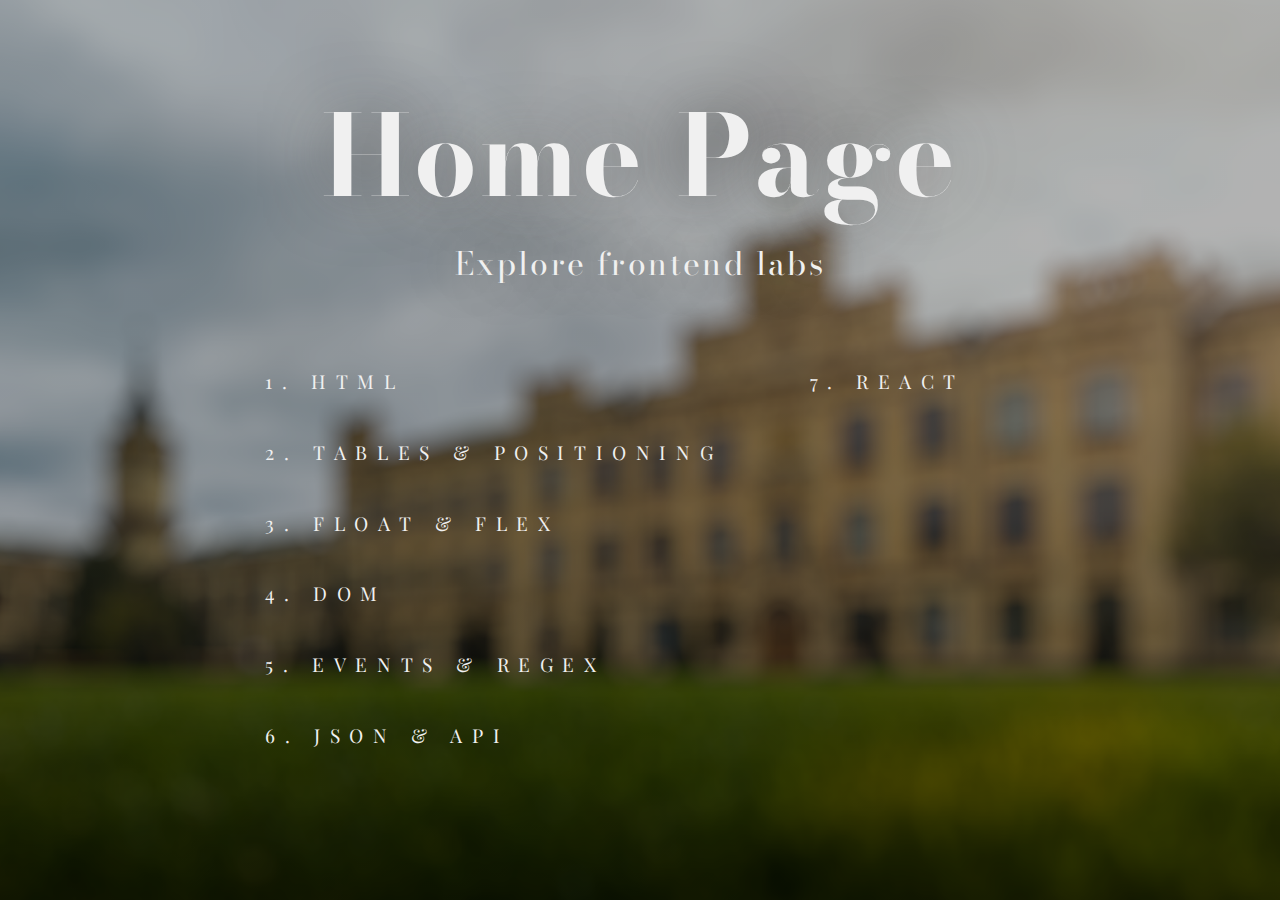
<file: index.html>
<!DOCTYPE html>
<html lang="en">

<head>
    <link rel="stylesheet" href="assets/styles.css">

    <link rel="preconnect" href="https://fonts.googleapis.com">
    <link rel="preconnect" href="https://fonts.gstatic.com" crossorigin>
    <link
        href="https://fonts.googleapis.com/css2?family=Bodoni+Moda:ital,opsz,wght@0,6..96,400..900;1,6..96,400..900&family=Playfair+Display:ital,wght@0,400..900;1,400..900&display=swap"
        rel="stylesheet">

    <meta charset="UTF-8">
    <meta name="viewport" content="width=device-width, initial-scale=1.0">
    <meta name="author" content="smoklien">
    <meta http-equiv="X-UA-Compatible" content="ie=edge">

    <title>Home Page</title>
</head>

<body>
    <div class="background-image"></div>
    <div class="main-text">
        <h1>Home Page</h1>
        <p>Explore frontend labs</p>
    </div>

    <div class="button-container">
        <div class="button from-left" onclick="navigateTo('lab-1/index.html')">1. HTML</div>
        <div class="button from-left" onclick="navigateTo('lab-2/index.html')">2. Tables & Positioning</div>
        <div class="button from-left" onclick="navigateTo('lab-3/index.html')">3. Float & Flex</div>
        <div class="button from-left" onclick="navigateTo('lab-4/index.html')">4. DOM</div>
        <div class="button from-left" onclick="navigateTo('lab-5/index.html')">5. Events & RegEx</div>
        <div class="button from-left" onclick="navigateTo('lab-6/index.html')">6. JSON & API</div>
        <div class="button from-left" onclick="navigateTo('https://react-app-lab-7.netlify.app/')">7. React</div>
    </div>

    <script src="assets/script.js"></script>
</body>

</html>
</file>
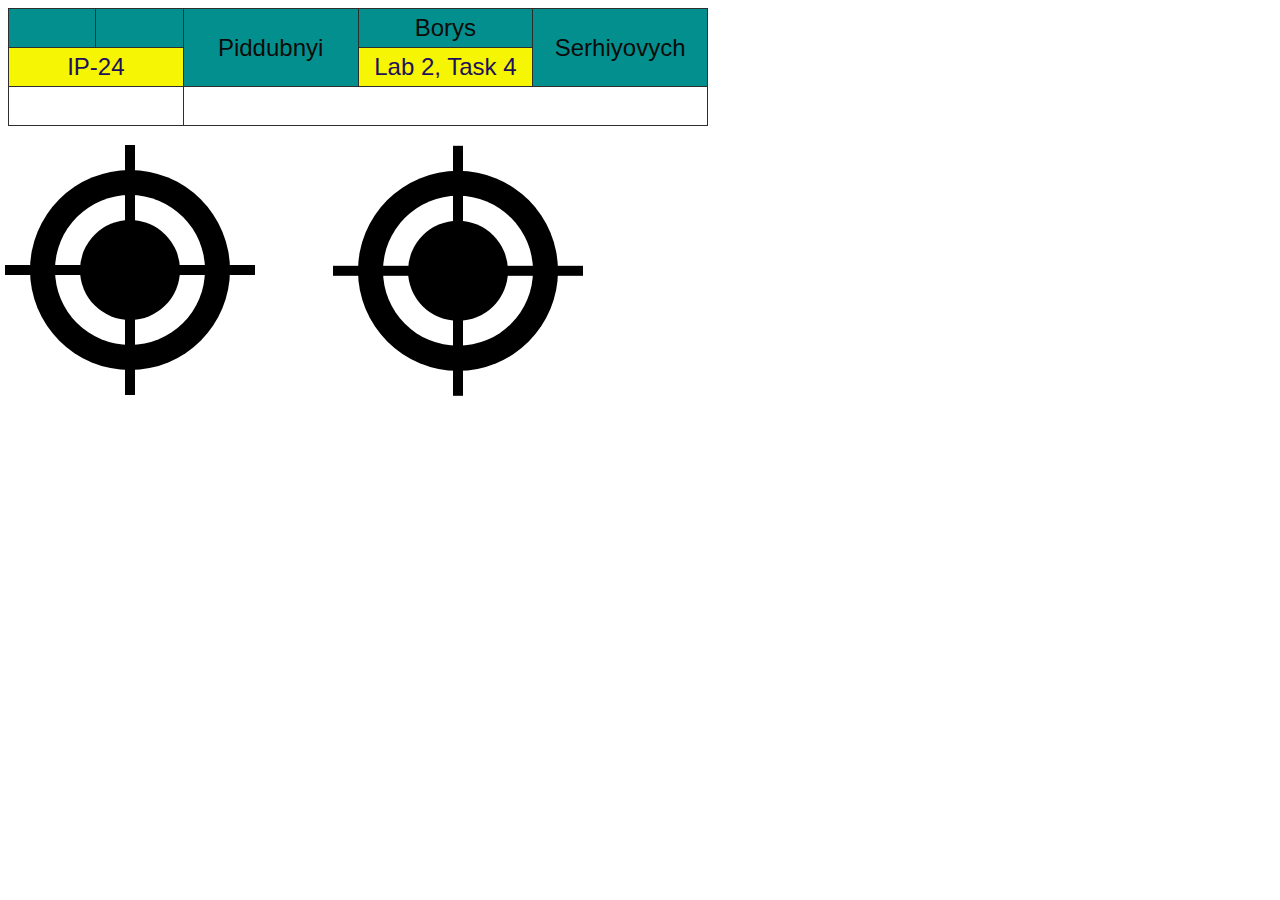
<file: lab-2/index.html>
<!DOCTYPE html>
<html lang="en">

<head>
    <meta charset="UTF-8">
    <meta name="viewport" content="width=device-width, initial-scale=1.0">
    <meta name="description" content="Second Lab with HTML">
    <meta name="keywords" content="HTML, CSS">
    <meta http-equiv="X-UA-Compatible" content="ie=edge">
    <link rel="stylesheet" href="style.css">
    <title>Lab 2</title>
</head>

<body>
    <!-- Table for student and lab info -->
    <table>
        <tr class="student-info-row">
            <td></td>
            <td></td>
            <td colspan="2" rowspan="2">Piddubnyi</td>
            <td colspan="2">Borys</td>
            <td colspan="2" rowspan="2">Serhiyovych</td>
        </tr>
        <tr class="lab-info-row">
            <td colspan="2">IP-24</td>
            <td colspan="2">Lab 2, Task 4</td>
        </tr>
        <tr class="empty-row">
            <td colspan="2"></td>
            <td colspan="6"></td>
        </tr>
    </table>

    <!-- Circle with cross (created with positions) -->
    <div class="position outer circle">
        <div class="position middle circle">
            <div class="position inner circle"></div>
            <div class="position horizontal line"></div>
            <div class="position vertical line"></div>
        </div>
    </div>

    <!-- Circle with cross (created with transform values) -->
    <div class="transform outer circle">
        <div class="transform middle circle">
            <div class="transform inner circle"></div>
            <div class="transform horizontal line"></div>
            <div class="transform vertical line"></div>
        </div>
    </div>

</body>

</html>
</file>
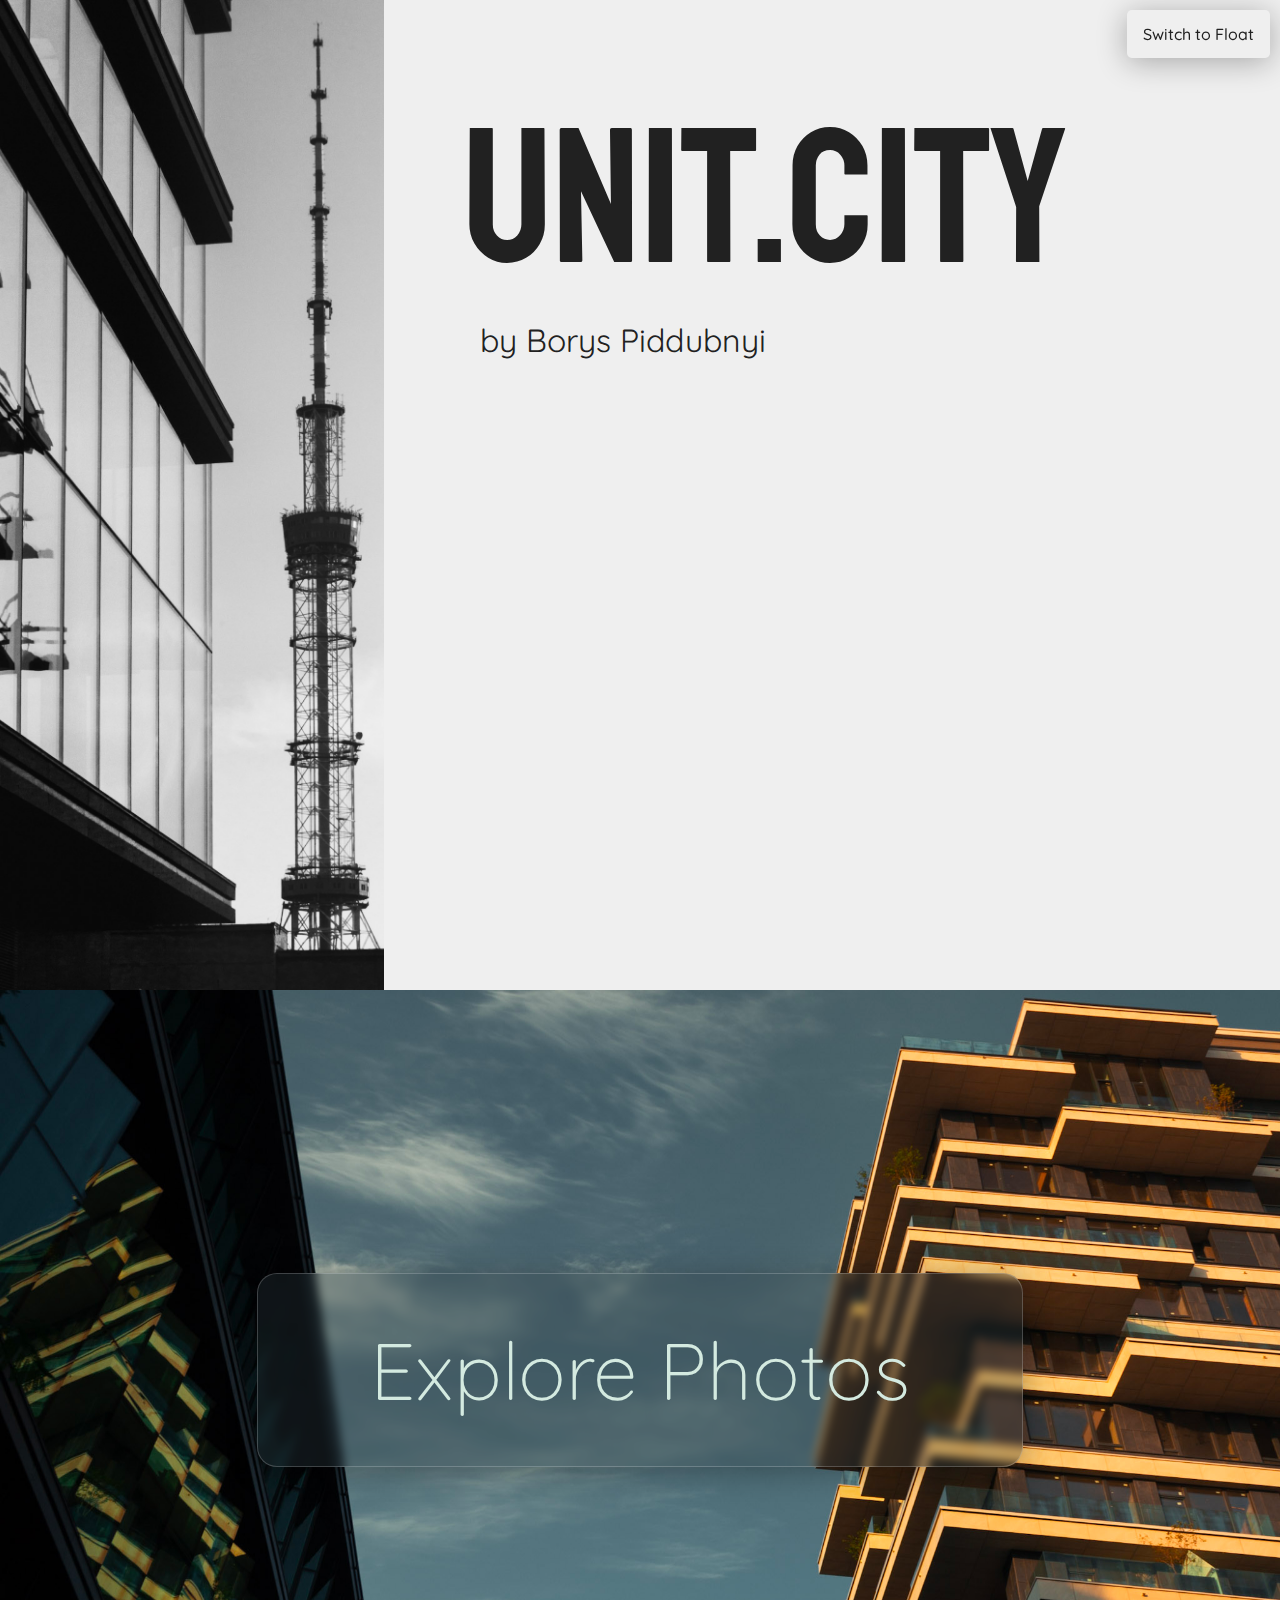
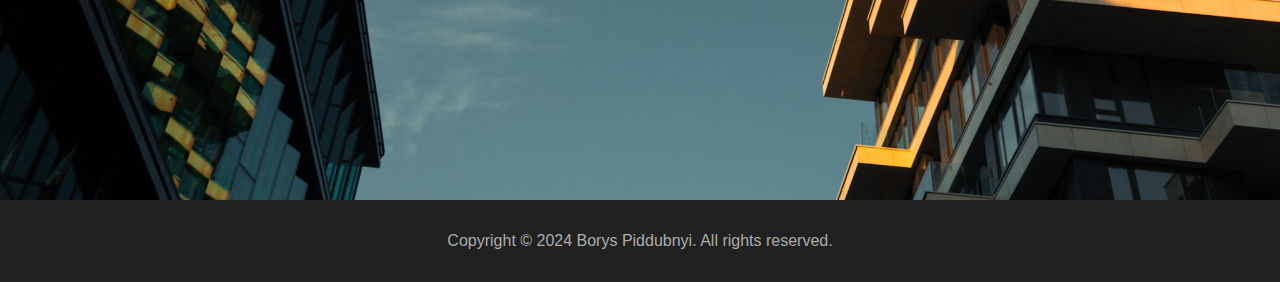
<file: lab-3/index.html>
<!DOCTYPE html>
<html lang="en">

<head>
    <meta charset="UTF-8">
    <meta name="viewport" content="width=device-width, initial-scale=1.0">
    <meta name="description" content="Second Lab with HTML">
    <meta name="keywords" content="HTML, CSS">
    <meta http-equiv="X-UA-Compatible" content="ie=edge">
    <link rel="stylesheet" href="style.css">
    <title>Lab 3</title>

    <link rel="preconnect" href="https://fonts.googleapis.com">
    <link rel="preconnect" href="https://fonts.gstatic.com" crossorigin>
    <link href="https://fonts.googleapis.com/css2?family=Staatliches&display=swap" rel="stylesheet">

    <link rel="preconnect" href="https://fonts.googleapis.com">
    <link rel="preconnect" href="https://fonts.gstatic.com" crossorigin>
    <link href="https://fonts.googleapis.com/css2?family=Quicksand:wght@300..700&family=Staatliches&display=swap"
        rel="stylesheet">
</head>

<body>
    <div class="toggle-layout">
        <a class="button" id="layoutToggle">Switch to Float</a>
    </div>

    <div class="container layout-float">
        <div class="side-bar"></div>

        <div class="main-content">
            <p class="heading">UNIT.City</p>
            <p>by Borys Piddubnyi</p>
        </div>

        <div class="clear"></div>

        <div class="bottom-content">
            <a class="button" href="https://lightroom.adobe.com/u/borispoddubniy">Explore Photos</a>
        </div>

        <div class="copyright-content">
            <p>Copyright © 2024 Borys Piddubnyi. All rights reserved.</p>
        </div>
    </div>
</body>

<script>
    document.getElementById("layoutToggle").addEventListener("click", function () {
        const container = document.querySelector(".container");
        const button = document.getElementById("layoutToggle");

        if (container.classList.contains("layout-flex")) {
            container.classList.remove("layout-flex");
            container.classList.add("layout-float");
            button.textContent = "Switch to Flex";
        } else {
            container.classList.remove("layout-float");
            container.classList.add("layout-flex");
            button.textContent = "Switch to Float";
        }
    });
</script>

</html>
</file>
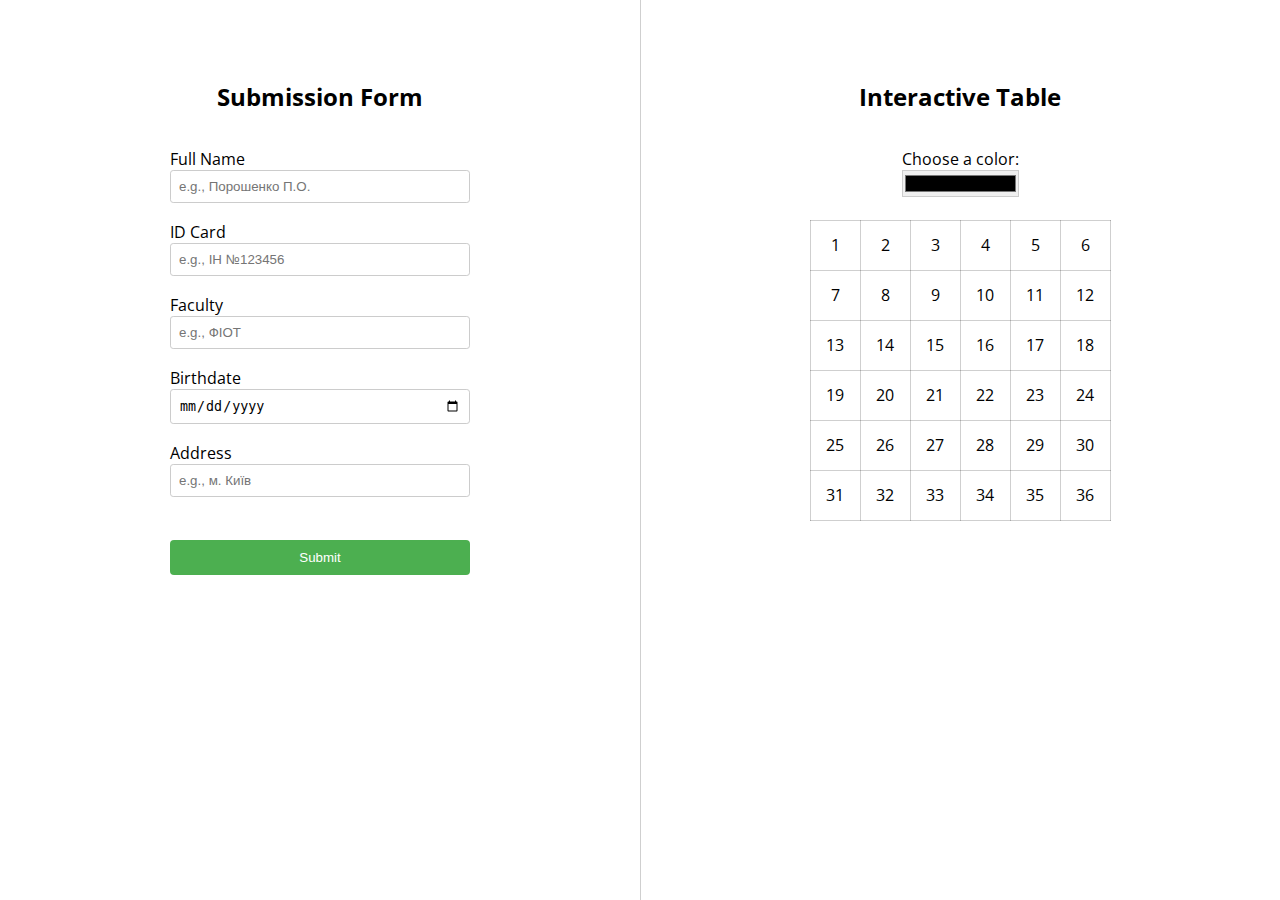
<file: lab-5/index.html>
<!DOCTYPE html>
<html lang="en">

<head>
    <meta charset="UTF-8">
    <meta name="viewport" content="width=device-width, initial-scale=1.0">
    <meta name="description" content="Second Lab with HTML">
    <meta name="keywords" content="HTML, CSS">
    <meta http-equiv="X-UA-Compatible" content="ie=edge">
    <link rel="stylesheet" href="style.css">
    <link rel="preconnect" href="https://fonts.googleapis.com">
    <link rel="preconnect" href="https://fonts.gstatic.com" crossorigin>
    <link href="https://fonts.googleapis.com/css2?family=Open+Sans:ital,wght@0,300..800;1,300..800&display=swap"
        rel="stylesheet">

    <title>Lab 5</title>
</head>

<body>
    <!-- RegEx and form submission task -->
    <div class="submission-form-container">
        <h2>Submission Form</h2>

        <form id="submissionForm">
            <label for="fullName">Full Name</label>
            <input type="text" id="fullName" name="fullName" placeholder="e.g., Порошенко П.О." required>
            <div class="error-message" id="fullNameError">Please enter a valid full name.</div>

            <label for="idCard">ID Card</label>
            <input type="text" id="idCard" name="idCard" placeholder="e.g., ІН №123456" required>
            <div class="error-message" id="idCardError">Please enter a valid ID.</div>

            <label for="faculty">Faculty</label>
            <input type="text" id="faculty" name="faculty" placeholder="e.g., ФІОТ" required>
            <div class="error-message" id="facultyError">Please enter a valid faculty name.</div>

            <label for="birthdate">Birthdate</label>
            <input type="date" id="birthdate" name="birthdate" required>
            <div class="error-message" id="birthdateError">Please select a birthdate.</div>

            <label for="address">Address</label>
            <input type="text" id="address" name="address" placeholder="e.g., м. Київ" required>
            <div class="error-message" id="addressError">Please enter a valid address.</div>

            <button type="submit">Submit</button>
        </form>
    </div>

    <!-- Divider -->
    <div class="dividing-line"></div>

    <!-- Events task -->
    <div class="interactive-table-container">
        <h2>Interactive Table</h2>

        <div class="color-picker-container">
            <label for="colorPicker">Choose a color: </label>
            <input type="color" id="colorPicker" name="colorPicker">
        </div>

        <div class="table-container">
            <table id="numberTable"></table>
        </div>
    </div>

    <script src="script.js"></script>
</body>

</html>
</file>
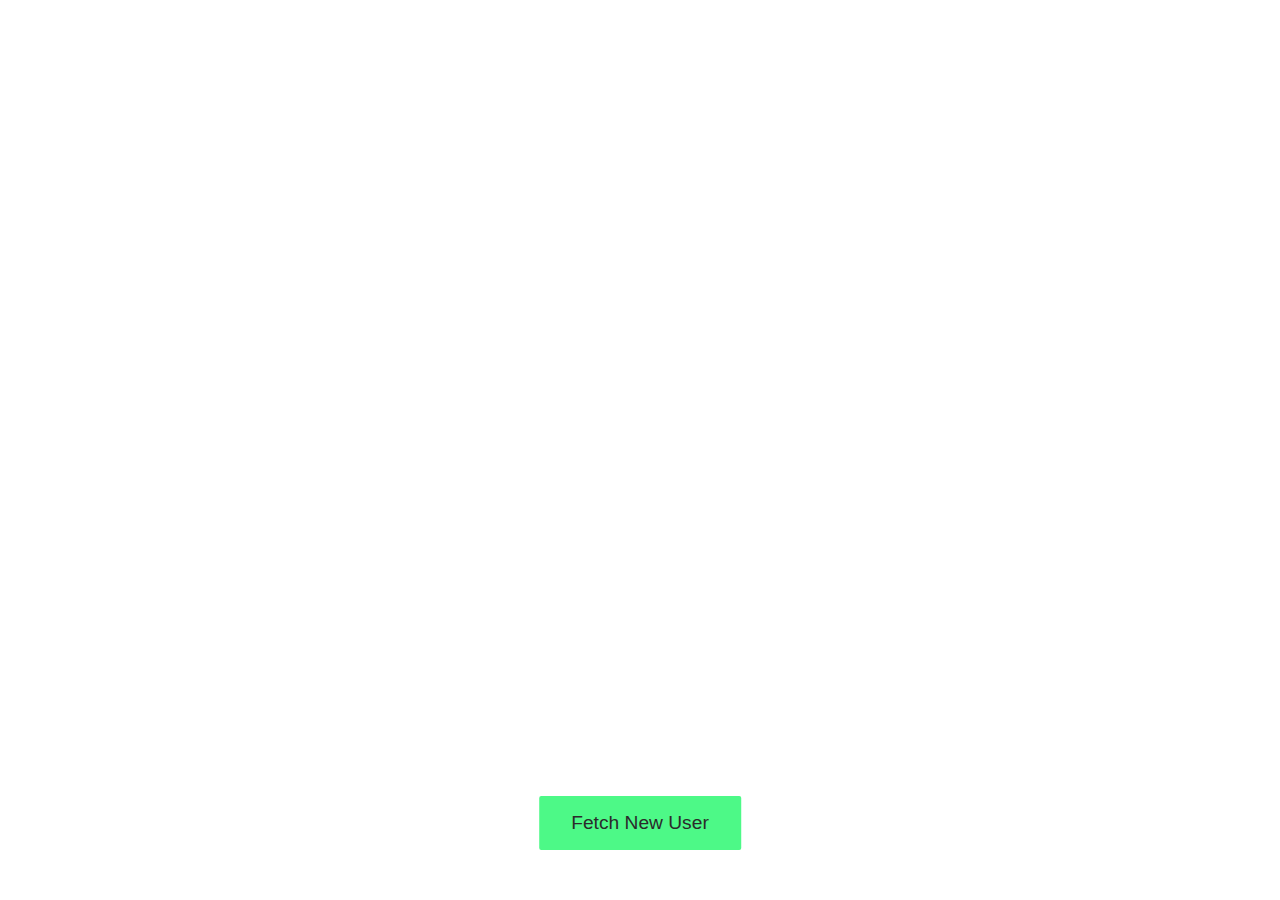
<file: lab-6/index.html>
<!DOCTYPE html>
<html lang="en">

<head>
    <meta charset="UTF-8">
    <meta name="viewport" content="width=device-width, initial-scale=1.0">
    <meta name="description" content="Second Lab with HTML">
    <meta name="keywords" content="HTML, CSS">
    <meta http-equiv="X-UA-Compatible" content="ie=edge">
    <link rel="stylesheet" href="style.css">
    <link rel="preconnect" href="https://fonts.googleapis.com">
    <link rel="preconnect" href="https://fonts.gstatic.com" crossorigin>
    <link href="https://fonts.googleapis.com/css2?family=Open+Sans:ital,wght@0,300..800;1,300..800&display=swap"
        rel="stylesheet">

    <title>Lab 6</title>
</head>

<body>
    <!-- Users will appear here -->
    <div id="usersContainer"></div>

    <button id="fetchUserButton">Fetch New User</button>

    <script src="script.js"></script>
</body>

</html>
</file>
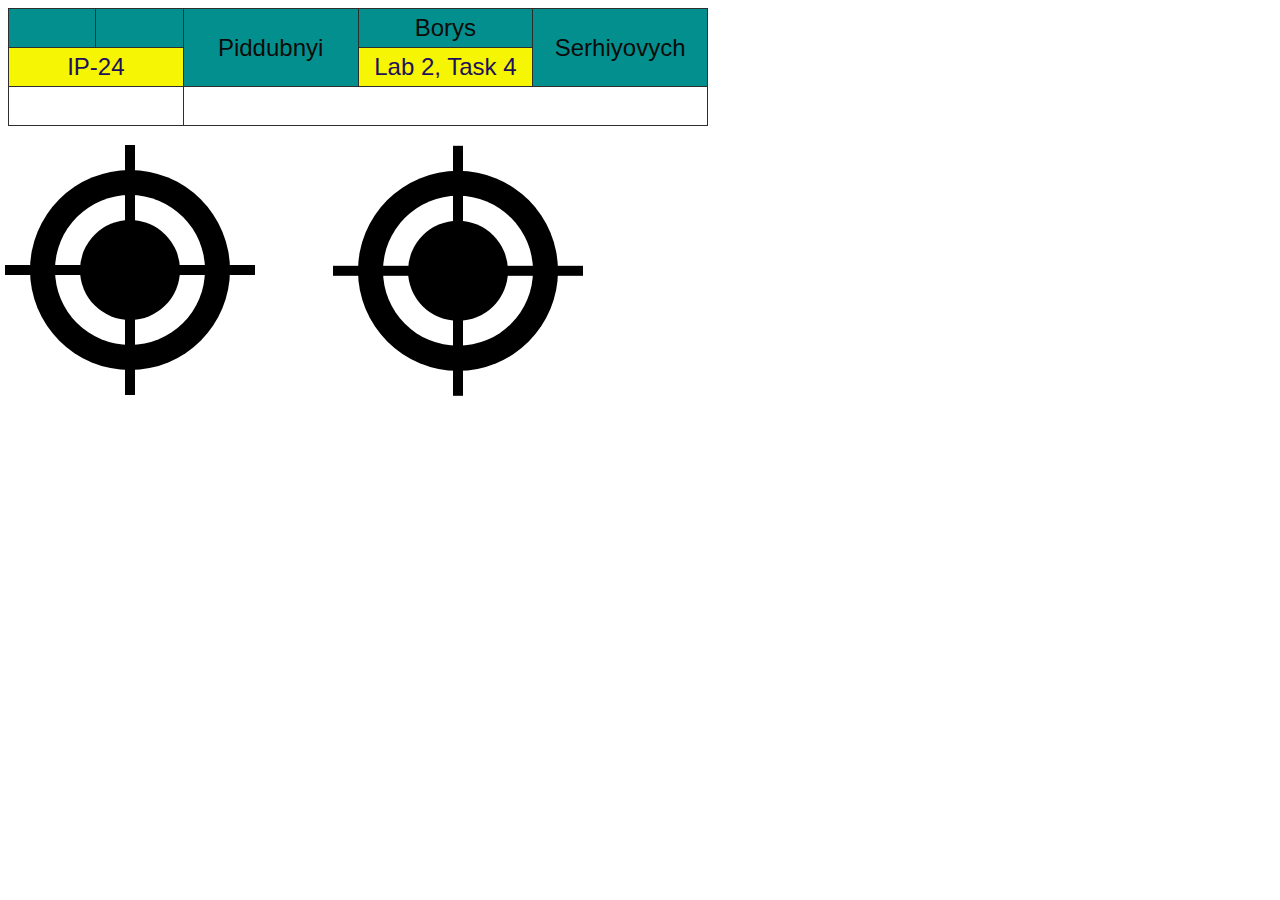
<file: lab-2/src/index.html>
<!DOCTYPE html>
<html lang="en">

<head>
    <meta charset="UTF-8">
    <meta name="viewport" content="width=device-width, initial-scale=1.0">
    <meta name="description" content="Second Lab with HTML">
    <meta name="keywords" content="HTML, CSS">
    <meta http-equiv="X-UA-Compatible" content="ie=edge">
    <link rel="stylesheet" href="style.css">
    <title>Lab 2</title>
</head>

<body>
    <!-- Table for student and lab info -->
    <table>
        <tr class="student-info-row">
            <td></td>
            <td></td>
            <td colspan="2" rowspan="2">Piddubnyi</td>
            <td colspan="2">Borys</td>
            <td colspan="2" rowspan="2">Serhiyovych</td>
        </tr>
        <tr class="lab-info-row">
            <td colspan="2">IP-24</td>
            <td colspan="2">Lab 2, Task 4</td>
        </tr>
        <tr class="empty-row">
            <td colspan="2"></td>
            <td colspan="6"></td>
        </tr>
    </table>

    <!-- Circle with cross (created with positions) -->
    <div class="position outer circle">
        <div class="position middle circle">
            <div class="position inner circle"></div>
            <div class="position horizontal line"></div>
            <div class="position vertical line"></div>
        </div>  
    </div>
      
    <!-- Circle with cross (created with transform values) -->
    <div class="transform outer circle">
        <div class="transform middle circle">
            <div class="transform inner circle"></div>
            <div class="transform horizontal line"></div>
            <div class="transform vertical line"></div>
        </div>  
    </div>

</body>

</html>
</file>
<file: assets/styles.css>
*,
*:before,
*:after {
    box-sizing: border-box;
    --def: #7a919a;
    --inv: #f0f0f0;
}

body {
    margin: 0;
    padding: 0;
    display: flex;
    flex-direction: column;
    justify-content: center;
    align-items: center;
    font-family: 'Bodoni Moda', 'Times New Roman', Times, serif;
    height: 100vh;
    width: 100%;
}

.background-image {
    position: absolute;
    top: 0;
    left: 0;
    width: 100%;
    height: 100vh;
    background:
        linear-gradient(rgba(0, 0, 0, 0.3),
            rgba(0, 0, 0, 0.3)),
        url('bg-img-blurred.png');
    background-size: cover;
    background-position: center;
    z-index: -1;
}

.main-text {
    display: flex;
    flex-direction: column;
    justify-content: center;
    align-items: center;
}

.main-text h1 {
    font-size: 7rem;
    line-height: 1.5em;
    margin: 0%;
    padding: 0%;
    color: #f0f0f0;
    letter-spacing: 0.2rem;
    text-shadow: 0rem 0rem 4rem #414141a3;
}

.main-text p {
    font-size: 2rem;
    line-height: 1.5em;
    margin: 0%;
    padding: 0%;
    color: #f0f0f0;
    letter-spacing: 0.15rem;
    text-shadow: 0rem 0rem 3rem #3a3a3a82;
}

/* buttons */

.button-container {
    display: flex;
    flex-direction: column;
    flex-wrap: wrap;
    align-items: flex-start;
    height: 60%;
    margin: 0%;
    padding-top: 3rem;
}

.button-container>.button {
    position: relative;
    padding: 0.8rem 4.2rem 0.8rem 1.2rem;
    padding-right: 3.1rem;
    margin: 1.2rem 1.2rem 0 0;
    font-size: 1.2rem;
    color: var(--inv);
    letter-spacing: 0.6rem;
    text-transform: uppercase;
    transition: all 500ms cubic-bezier(0.77, 0, 0.175, 1);
    user-select: none;
    text-align: center;
    font-family: 'Playfair Display', Arial, Helvetica, sans-serif;
    cursor: pointer;
}

.button:before,
.button:after {
    content: '';
    position: absolute;
    transition: inherit;
    z-index: -1;
}

.button:hover {
    color: var(--def);
    transition-delay: .5s;
}

.button:hover:before {
    transition-delay: 0s;
}

.button:hover:after {
    background: var(--inv);
    transition-delay: .35s;
}

/* From left */

.from-left:before,
.from-left:after {
    top: 0;
    width: 0;
    height: 100%;
}

.from-left:before {
    right: 0;
    border: 1px solid var(--inv);
    border-left: 0;
    border-right: 0;
}

.from-left:after {
    left: 0;
}

.from-left:hover:before,
.from-left:hover:after {
    width: 100%;
}
</file>
<file: lab-2/style.css>
table {
    text-align: center;
    font-family: Arial, sans-serif;
    font-size: 1.5rem;
    border-collapse: collapse;
    width: 700px;
    height: 4em;
    table-layout: fixed;
}

td {
    border: 1px solid rgb(46, 46, 46);
    empty-cells: show;
    height: 1.5em;
}

.student-info-row, .lab-info-row {
    transition: background-color 0.3s;
}

.student-info-row {
    color: #0B0B09;
    background-color: #048f8f;
}
.student-info-row:hover {
    color: #1E105B;
    background-color: #f5f504;
}

.lab-info-row {
    color: #1E105B;
    background-color: #f5f504;
}
.lab-info-row:hover {
    color: #0B0B09;
    background-color: #048f8f;
}

.circle {
    border-radius: 50%;
    margin: 0;
}

.outer {
    width: 200px;
    height: 200px;
    background-color: black;
}

.middle {
    width: 150px;
    height: 150px;
    background-color: rgb(255, 255, 255);
}

.inner {
    width: 100px;
    height: 100px;
    background-color: black;
}

.line {
    background-color: rgb(0, 0, 0);
}

.vertical{
    width: 250px;
    height: 10px;
}

.horizontal {
    width: 10px;
    height: 250px;
}

.position.outer {
    position: absolute;
    top: 170px;
    left:30px;
}

.position.middle {
    position: relative;
    top: 25px;
    left: 25px;
}

.position.inner {
    position: relative;
    top: 25px;
    left: 25px;
}

.position.horizontal {
    position: absolute;
    top: -50px;
    left: 50%;
    margin-left: -5px;

}
  
.position.vertical {
    position: absolute;
    top: 75px;
    left: -50px;
    margin-top: -5px;
}

.transform.outer {
    transform: translate(350px, 44.8px);
}

.transform.middle {
    transform: translate(25px, 25px);
}

.transform.inner {
    transform: translate(25px, 25px);
}

.transform.horizontal {
    transform: translate(70px, -150px);
}

.transform.vertical {
    transform: translate(-50px, -280px);
}
</file>
<file: lab-3/style.css>
/* * {
    outline: 1px solid red;
} */

* {
    margin: 0;
    padding: 0;
    box-sizing: border-box;
}

html,
body,
.container {
    height: 100%;
    width: 100%;
    color: #212121;
    background-color: #efefef;
    display: flow-root;
}

.side-bar {
    height: 110vh;
    width: 30%;
    float: left;
    transform: scaleX(-1);
    background: url('assets/teletower.jpg') no-repeat center / cover;
}

.main-content {
    float: left;
    font-family: Quicksand, Arial, sans-serif;
    font-weight: 400;
}

.main-content .heading {
    margin: 5rem 0 0 5rem;
    font-size: 12em;
    font-weight: 300;
    font-family: Staatliches, Arial sans-serif;
}

.main-content p {
    margin-left: 6rem;
    font-size: 2em;
}

.bottom-content {
    height: 90vh;
    width: 100%;
    text-align: center;
    line-height: 90vh;
    background: url('assets/unit-city.jpg') center / cover;
}

.button {
    padding: 5rem 7rem;
    display: inline-block;
    font-size: 5em;
    text-decoration: none;
    font-family: Quicksand, Arial, sans-serif;
    font-weight: 300;
    color: #d4eae0;
    line-height: 2rem;
    background-color: rgba(42, 58, 65, 0.3);
    border: 1px solid rgba(255, 255, 255, 0.2);
    border-radius: 20px;
    box-shadow: 0 4px 30px rgba(0, 0, 0, 0.3);
    backdrop-filter: blur(5px);
    -webkit-backdrop-filter: blur(5px);
    transition: background-color 0.3s ease;
}

.button:hover {
    background-color: rgba(42, 58, 65, 0.7);
}

.copyright-content {
    background-color: #212121;
    color: #acacac;
    padding: 2rem;
    text-align: center;
    font-family: Arial, Helvetica, sans-serif;
}

/* Toggle button */
.toggle-layout {
    position: absolute;
    top: 10px;
    right: 10px;
    z-index: 10;
}

#layoutToggle {
    padding: 0.5rem 1rem;
    font-weight: 500;
    font-size: 1rem;
    color: #212121;
    background-color: #efefef;
    border: none;
    border-radius: 5px;
    cursor: pointer;
}

#layoutToggle:hover {
    background-color: #4a4a4a;
}

/* Layout for flex */
.layout-flex {
    display: flex;
    flex-direction: row;
    flex-wrap: wrap;
}

.layout-flex .container {
    display: flex;
    flex-grow: 1;
}

.layout-flex .main-content {
    flex: 1;
    display: flex;
    flex-direction: column;
}

.layout-flex .bottom-content {
    width: 100%;
    height: 90%;
    display: flex;
    flex-direction: column;
    justify-content: center;
}

.layout-flex .button {
    width: max-content;
    align-self: center;
}

.layout-flex .copyright-content {
    width: 100%;
}

/* Layout for Float */
.layout-float {
    display: block;
}

.layout-float .container {
    display: block;
}

.layout-float .side-bar {
    float: left;
}

.layout-float .main-content {
    float: left;
    width: 70%;
}

.clear {
    clear: both;
}
</file>
<file: lab-5/style.css>
*,
*:before,
*:after {
    box-sizing: border-box;
}

html,
body {
    display: flex;
    flex-direction: row;
    margin: 0;
    height: 100vh;
    width: 100%;
    font-family: 'Open Sans', Arial, Helvetica, sans-serif;
}

h2 {
    margin-top: 5rem;
}

form {
    width: 300px;
    margin: 0 auto;
}

label {
    display: block;
    font-size: 1em;
    margin-top: 15px;
}

input[type="color"],
input[type="text"],
input[type="date"] {
    width: 100%;
    padding: 8px;
    margin-bottom: 3px;
    border: 1px solid #ccc;
    border-radius: 0.2rem;
}

.error {
    border-color: red;
}

.error-message {
    color: red;
    font-size: 0.8em;
    display: none;
}

button {
    padding: 10px;
    margin-top: 40px;
    width: 100%;
    background-color: #4CAF50;
    color: white;
    border: none;
    border-radius: 4px;
    cursor: pointer;
}

.submission-form-container,
.interactive-table-container {
    display: flex;
    flex-direction: column;
    align-items: center;
    width: 50%;
}

.dividing-line {
    position: absolute;
    left: 50%;
    background-color: #00000030;
    width: 1px;
    height: 100vh;
}

.table-container {
    display: inline-block;
    margin-top: 20px;
}

table {
    border-collapse: collapse;
}

td {
    width: 50px;
    height: 50px;
    text-align: center;
    border: 1px solid #00000030;
    cursor: pointer;
    transition: background-color 0.3s;
}

.color-picker-container {
    display: flex;
    flex-direction: column;
}

input[type="color"] {
    padding: 0;
    border-radius: 0;
}
</file>
<file: lab-6/style.css>
*,
*:before,
*:after {
    box-sizing: border-box;
}

html,
body {
    margin: 0;
    height: 100vh;
    width: 100%;
    font-family: 'Open Sans', Arial, Helvetica, sans-serif;
    text-align: center;
}

#fetchUserButton {
    position: fixed;
    bottom: 50px;
    left: 50%;
    transform: translateX(-50%);
    background-color: #4df987;
    color: #2b2b2b;
    padding: 1rem 2rem;
    font-size: 1.2rem;
    border: none;
    border-radius: 2px;
    cursor: pointer;
    transition: background-color 0.3s cubic-bezier(0.25, 1, 0.5, 1), transform 0.3s cubic-bezier(0.25, 1, 0.5, 1), box-shadow 0.3s cubic-bezier(0.25, 1, 0.5, 1);
    z-index: 1000;
}

#fetchUserButton:hover {
    background-color: #16ff64;
    box-shadow: 3px 10px 7px rgba(0, 0, 0, 0.2);
    transform: translateX(-50%) scale(1.05) ;

}

#usersContainer {
    display: flex;
    flex-wrap: wrap;
    justify-content: center;
    padding-bottom: 100px;
}

.user-card {
    display: inline-block;
    flex-direction: column;
    align-items: center;
    border: 1px solid #ccc;
    padding: 20px;
    width: 300px;
    margin: 20px;
    box-shadow: 0 2px 5px rgba(0, 0, 0, 0.1);
    transition: transform 0.3s cubic-bezier(0.25, 1, 0.5, 1), opacity 0.3s;
}

.user-card img {
    border-radius: 50%;
    margin-bottom: 10px;
}

.user-card p {
    margin: 5px 0;
}
</file>
<file: lab-2/src/style.css>
table {
    text-align: center;
    font-family: Arial, sans-serif;
    font-size: 1.5rem;
    border-collapse: collapse;
    width: 700px;
    height: 4em;
    table-layout: fixed;
}

td {
    border: 1px solid rgb(46, 46, 46);
    empty-cells: show;
    height: 1.5em;
}

.student-info-row, .lab-info-row {
    transition: background-color 0.3s;
}

.student-info-row {
    color: #0B0B09;
    background-color: #048f8f;
}
.student-info-row:hover {
    color: #1E105B;
    background-color: #f5f504;
}

.lab-info-row {
    color: #1E105B;
    background-color: #f5f504;
}
.lab-info-row:hover {
    color: #0B0B09;
    background-color: #048f8f;
}

.circle {
    border-radius: 50%;
    margin: 0;
}

.outer {
    width: 200px;
    height: 200px;
    background-color: black;
}

.middle {
    width: 150px;
    height: 150px;
    background-color: rgb(255, 255, 255);
}

.inner {
    width: 100px;
    height: 100px;
    background-color: black;
}

.line {
    background-color: rgb(0, 0, 0);
}

.vertical{
    width: 250px;
    height: 10px;
}

.horizontal {
    width: 10px;
    height: 250px;
}

.position.outer {
    position: absolute;
    top: 170px;
    left:30px;
}

.position.middle {
    position: relative;
    top: 25px;
    left: 25px;
}

.position.inner {
    position: relative;
    top: 25px;
    left: 25px;
}

.position.horizontal {
    position: absolute;
    top: -50px;
    left: 50%;
    margin-left: -5px;

}
  
.position.vertical {
    position: absolute;
    top: 75px;
    left: -50px;
    margin-top: -5px;
}

.transform.outer {
    transform: translate(350px, 44.8px);
}

.transform.middle {
    transform: translate(25px, 25px);
}

.transform.inner {
    transform: translate(25px, 25px);
}

.transform.horizontal {
    transform: translate(70px, -150px);
}

.transform.vertical {
    transform: translate(-50px, -280px);
}
</file>
